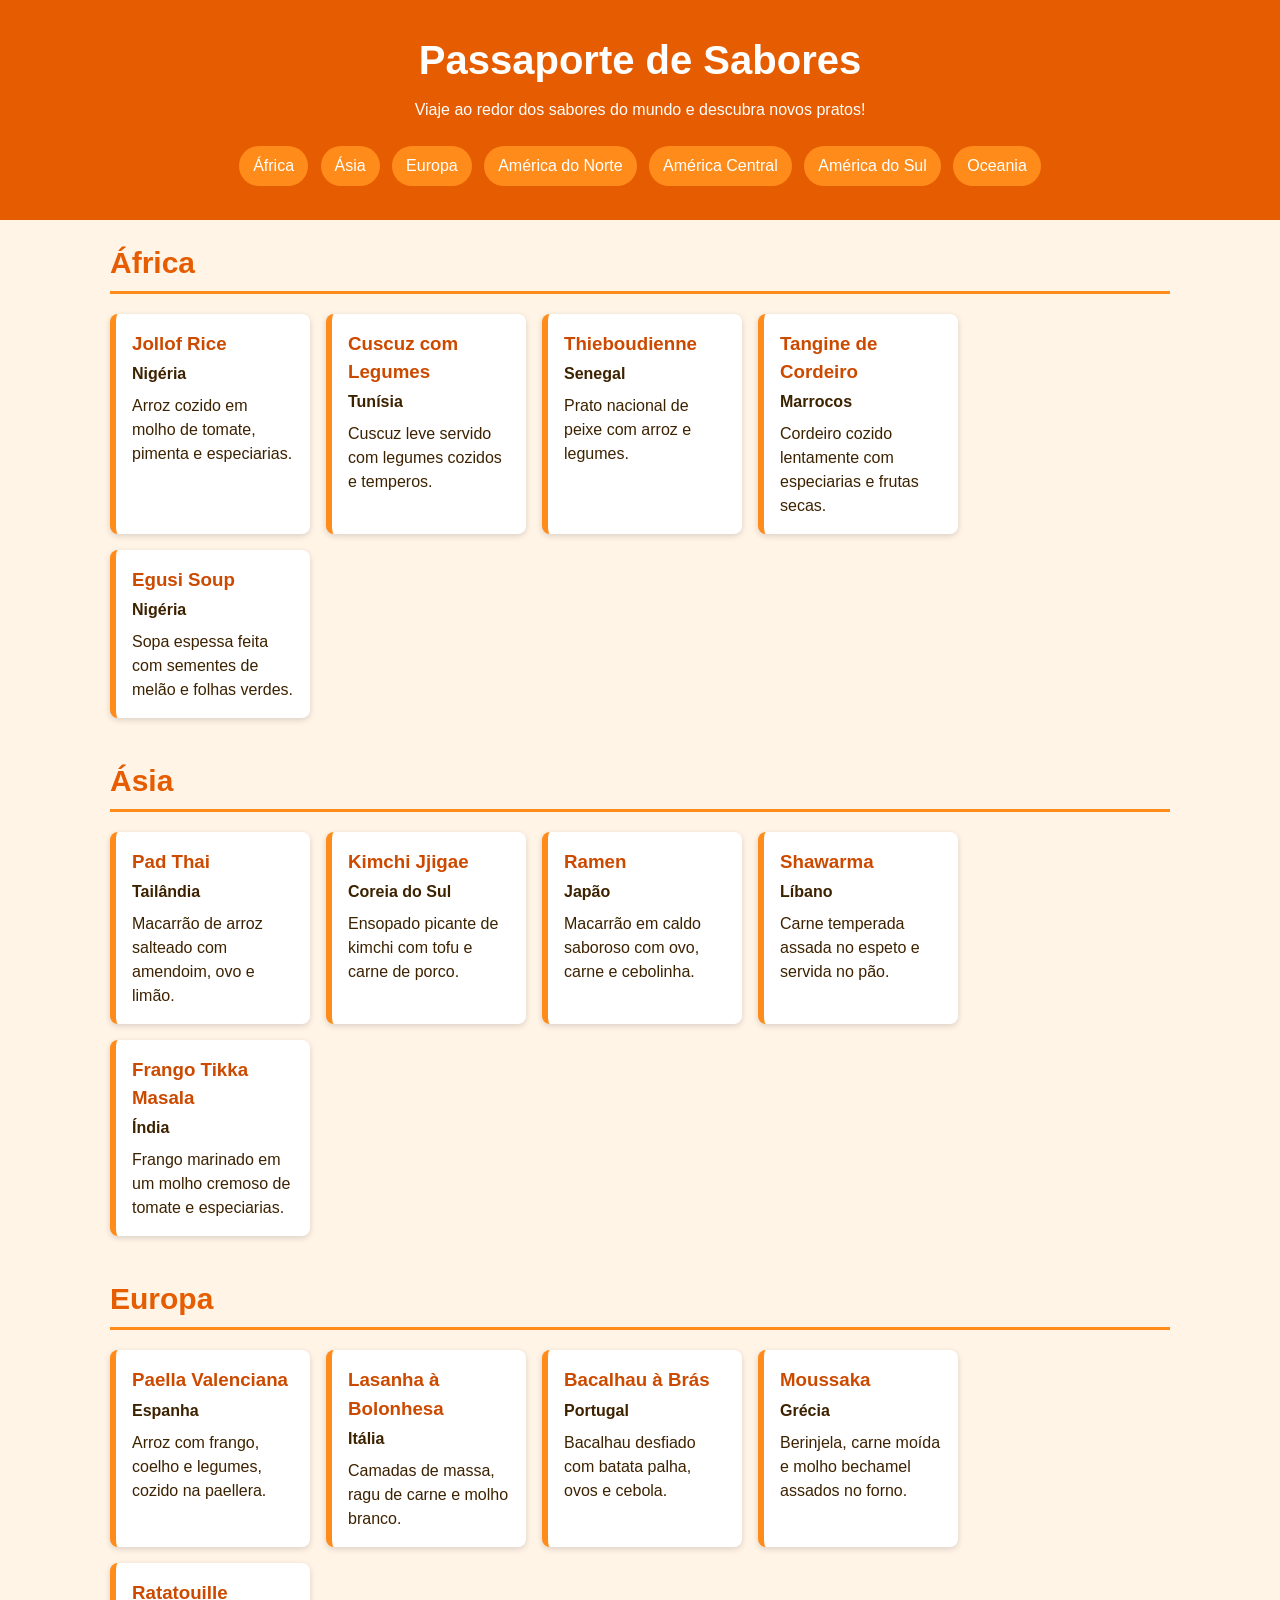
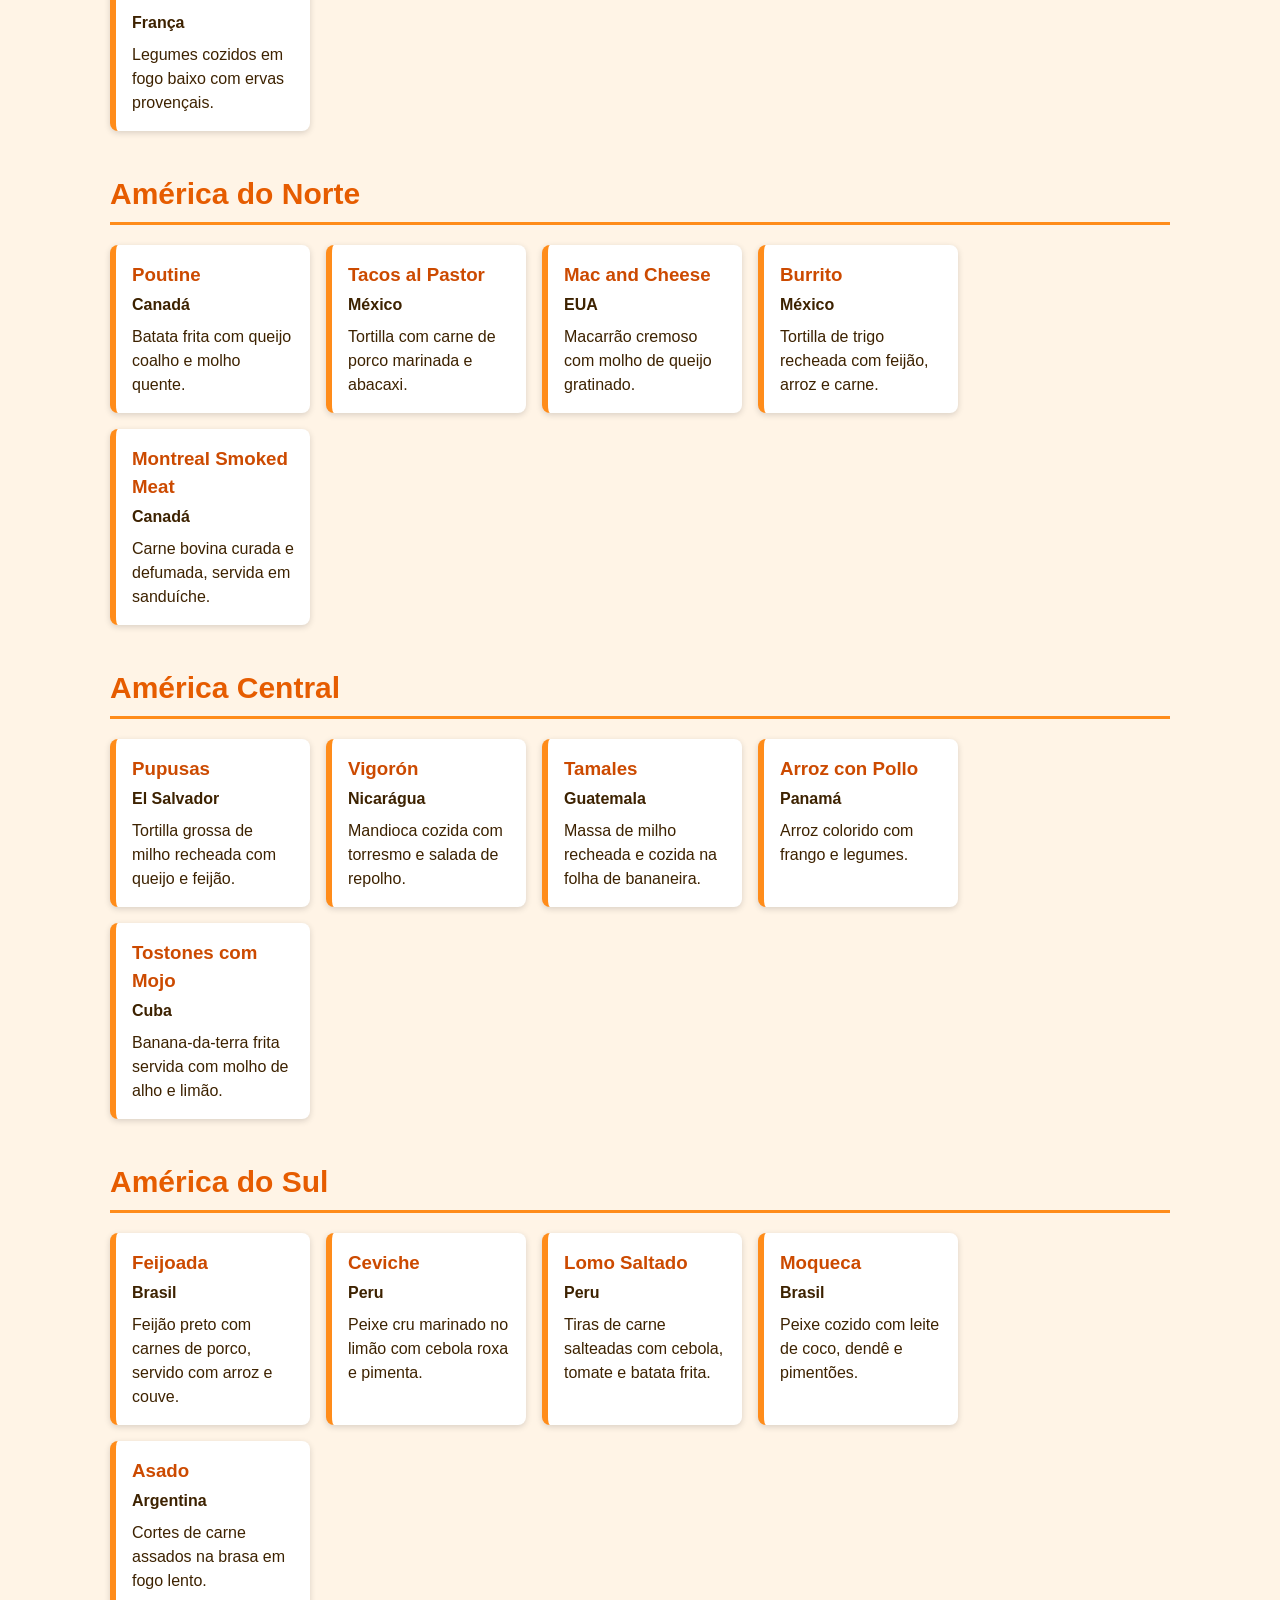
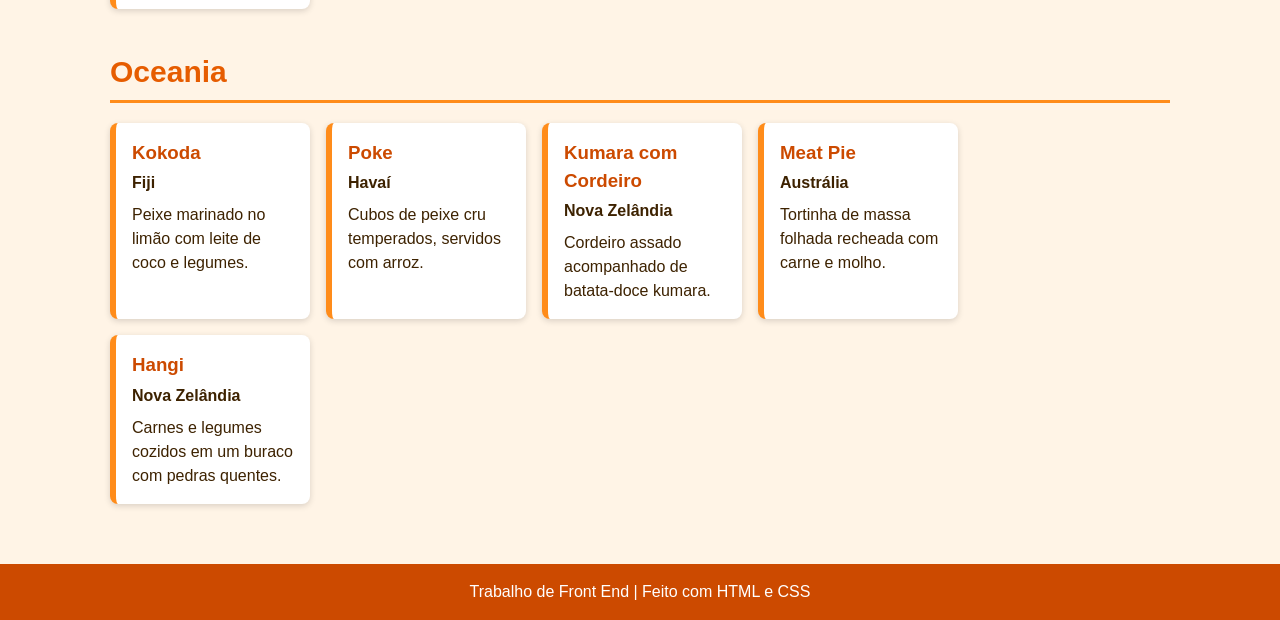
<file: index.html>
<!DOCTYPE html>
<html lang="pt-br">
<head>
  <meta charset="UTF-8">
  <meta name="viewport" content="width=device-width, initial-scale=1.0">
  <title>Passaporte de Sabores</title>
  <link rel="stylesheet" href="style.css">
</head>
<body>

  <!-- CABEÇALHO -->
  <header>
    <h1>Passaporte de Sabores</h1>
    <p>Viaje ao redor dos sabores do mundo e descubra novos pratos!</p>
    <nav>
      <a href="#africa">África</a>
      <a href="#asia">Ásia</a>
      <a href="#europa">Europa</a>
      <a href="#america-norte">América do Norte</a>
      <a href="#america-central">América Central</a>
      <a href="#america-sul">América do Sul</a>
      <a href="#oceania">Oceania</a>
    </nav>
  </header>

  <main>

    <!-- ÁFRICA -->
    <section id="africa">
      <h2>África</h2>
      <div class="lista">
        <article class="card">
          <h3>Jollof Rice</h3>
          <p class="pais"> Nigéria</p>
          <p>Arroz cozido em molho de tomate, pimenta e especiarias.</p>
        </article>
        <article class="card">
          <h3>Cuscuz com Legumes</h3>
          <p class="pais"> Tunísia</p>
          <p>Cuscuz leve servido com legumes cozidos e temperos.</p>
        </article>
        <article class="card">
          <h3>Thieboudienne</h3>
          <p class="pais"> Senegal</p>
          <p>Prato nacional de peixe com arroz e legumes.</p>
        </article>
        <article class="card">
          <h3>Tangine de Cordeiro</h3>
          <p class="pais"> Marrocos</p>
          <p>Cordeiro cozido lentamente com especiarias e frutas secas.</p>
        </article>
        <article class="card">
          <h3>Egusi Soup</h3>
          <p class="pais"> Nigéria</p>
          <p>Sopa espessa feita com sementes de melão e folhas verdes.</p>
        </article>
      </div>
    </section>

    <!-- ÁSIA -->
    <section id="asia">
      <h2>Ásia</h2>
      <div class="lista">
        <article class="card">
          <h3>Pad Thai</h3>
          <p class="pais"> Tailândia</p>
          <p>Macarrão de arroz salteado com amendoim, ovo e limão.</p>
        </article>
        <article class="card">
          <h3>Kimchi Jjigae</h3>
          <p class="pais"> Coreia do Sul</p>
          <p>Ensopado picante de kimchi com tofu e carne de porco.</p>
        </article>
        <article class="card">
          <h3>Ramen</h3>
          <p class="pais"> Japão</p>
          <p>Macarrão em caldo saboroso com ovo, carne e cebolinha.</p>
        </article>
        <article class="card">
          <h3>Shawarma</h3>
          <p class="pais"> Líbano</p>
          <p>Carne temperada assada no espeto e servida no pão.</p>
        </article>
        <article class="card">
          <h3>Frango Tikka Masala</h3>
          <p class="pais"> Índia</p>
          <p>Frango marinado em um molho cremoso de tomate e especiarias.</p>
        </article>
      </div>
    </section>

    <!-- EUROPA -->
    <section id="europa">
      <h2>Europa</h2>
      <div class="lista">
        <article class="card">
          <h3>Paella Valenciana</h3>
          <p class="pais"> Espanha</p>
          <p>Arroz com frango, coelho e legumes, cozido na paellera.</p>
        </article>
        <article class="card">
          <h3>Lasanha à Bolonhesa</h3>
          <p class="pais"> Itália</p>
          <p>Camadas de massa, ragu de carne e molho branco.</p>
        </article>
        <article class="card">
          <h3>Bacalhau à Brás</h3>
          <p class="pais"> Portugal</p>
          <p>Bacalhau desfiado com batata palha, ovos e cebola.</p>
        </article>
        <article class="card">
          <h3>Moussaka</h3>
          <p class="pais"> Grécia</p>
          <p>Berinjela, carne moída e molho bechamel assados no forno.</p>
        </article>
        <article class="card">
          <h3>Ratatouille</h3>
          <p class="pais"> França</p>
          <p>Legumes cozidos em fogo baixo com ervas provençais.</p>
        </article>
      </div>
    </section>

    <!-- AMÉRICA DO NORTE -->
    <section id="america-norte">
      <h2>América do Norte</h2>
      <div class="lista">
        <article class="card">
          <h3>Poutine</h3>
          <p class="pais"> Canadá</p>
          <p>Batata frita com queijo coalho e molho quente.</p>
        </article>
        <article class="card">
          <h3>Tacos al Pastor</h3>
          <p class="pais"> México</p>
          <p>Tortilla com carne de porco marinada e abacaxi.</p>
        </article>
        <article class="card">
          <h3>Mac and Cheese</h3>
          <p class="pais"> EUA</p>
          <p>Macarrão cremoso com molho de queijo gratinado.</p>
        </article>
        <article class="card">
          <h3>Burrito</h3>
          <p class="pais"> México</p>
          <p>Tortilla de trigo recheada com feijão, arroz e carne.</p>
        </article>
        <article class="card">
          <h3>Montreal Smoked Meat</h3>
          <p class="pais"> Canadá</p>
          <p>Carne bovina curada e defumada, servida em sanduíche.</p>
        </article>
      </div>
    </section>

    <!-- AMÉRICA CENTRAL -->
    <section id="america-central">
      <h2>América Central</h2>
      <div class="lista">
        <article class="card">
          <h3>Pupusas</h3>
          <p class="pais"> El Salvador</p>
          <p>Tortilla grossa de milho recheada com queijo e feijão.</p>
        </article>
        <article class="card">
          <h3>Vigorón</h3>
          <p class="pais"> Nicarágua</p>
          <p>Mandioca cozida com torresmo e salada de repolho.</p>
        </article>
        <article class="card">
          <h3>Tamales</h3>
          <p class="pais"> Guatemala</p>
          <p>Massa de milho recheada e cozida na folha de bananeira.</p>
        </article>
        <article class="card">
          <h3>Arroz con Pollo</h3>
          <p class="pais"> Panamá</p>
          <p>Arroz colorido com frango e legumes.</p>
        </article>
        <article class="card">
          <h3>Tostones com Mojo</h3>
          <p class="pais"> Cuba</p>
          <p>Banana-da-terra frita servida com molho de alho e limão.</p>
        </article>
      </div>
    </section>

    <!-- AMÉRICA DO SUL -->
    <section id="america-sul">
      <h2>América do Sul</h2>
      <div class="lista">
        <article class="card">
          <h3>Feijoada</h3>
          <p class="pais"> Brasil</p>
          <p>Feijão preto com carnes de porco, servido com arroz e couve.</p>
        </article>
        <article class="card">
          <h3>Ceviche</h3>
          <p class="pais"> Peru</p>
          <p>Peixe cru marinado no limão com cebola roxa e pimenta.</p>
        </article>
        <article class="card">
          <h3>Lomo Saltado</h3>
          <p class="pais"> Peru</p>
          <p>Tiras de carne salteadas com cebola, tomate e batata frita.</p>
        </article>
        <article class="card">
          <h3>Moqueca</h3>
          <p class="pais"> Brasil</p>
          <p>Peixe cozido com leite de coco, dendê e pimentões.</p>
        </article>
        <article class="card">
          <h3>Asado</h3>
          <p class="pais"> Argentina</p>
          <p>Cortes de carne assados na brasa em fogo lento.</p>
        </article>
      </div>
    </section>

    <!-- OCEANIA -->
    <section id="oceania">
      <h2>Oceania</h2>
      <div class="lista">
        <article class="card">
          <h3>Kokoda</h3>
          <p class="pais"> Fiji</p>
          <p>Peixe marinado no limão com leite de coco e legumes.</p>
        </article>
        <article class="card">
          <h3>Poke</h3>
          <p class="pais"> Havaí</p>
          <p>Cubos de peixe cru temperados, servidos com arroz.</p>
        </article>
        <article class="card">
          <h3>Kumara com Cordeiro</h3>
          <p class="pais"> Nova Zelândia</p>
          <p>Cordeiro assado acompanhado de batata-doce kumara.</p>
        </article>
        <article class="card">
          <h3>Meat Pie</h3>
          <p class="pais"> Austrália</p>
          <p>Tortinha de massa folhada recheada com carne e molho.</p>
        </article>
        <article class="card">
          <h3>Hangi</h3>
          <p class="pais"> Nova Zelândia</p>
          <p>Carnes e legumes cozidos em um buraco com pedras quentes.</p>
        </article>
      </div>
    </section>

  </main>

  <!-- RODAPÉ -->
  <footer>
    <p>Trabalho de Front End | Feito com HTML e CSS</p>
  </footer>

</body>
</html>
</file>
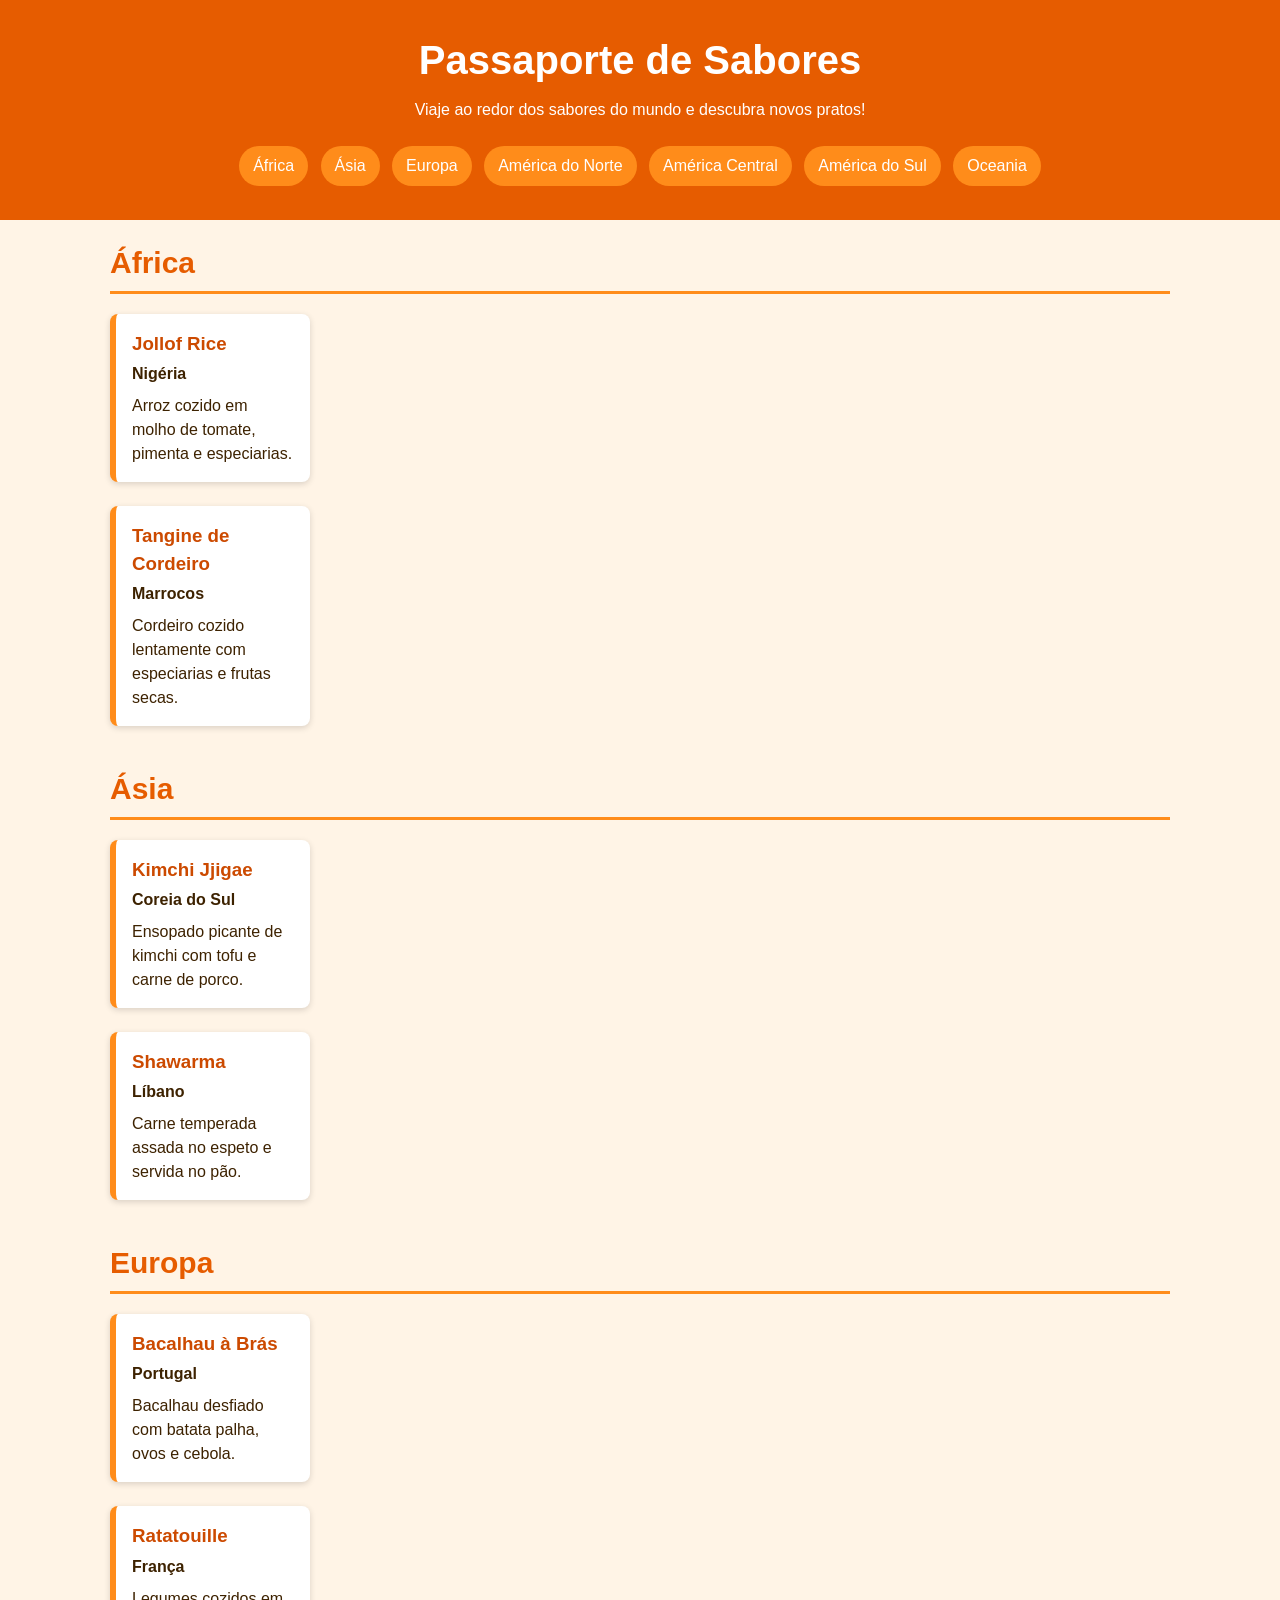
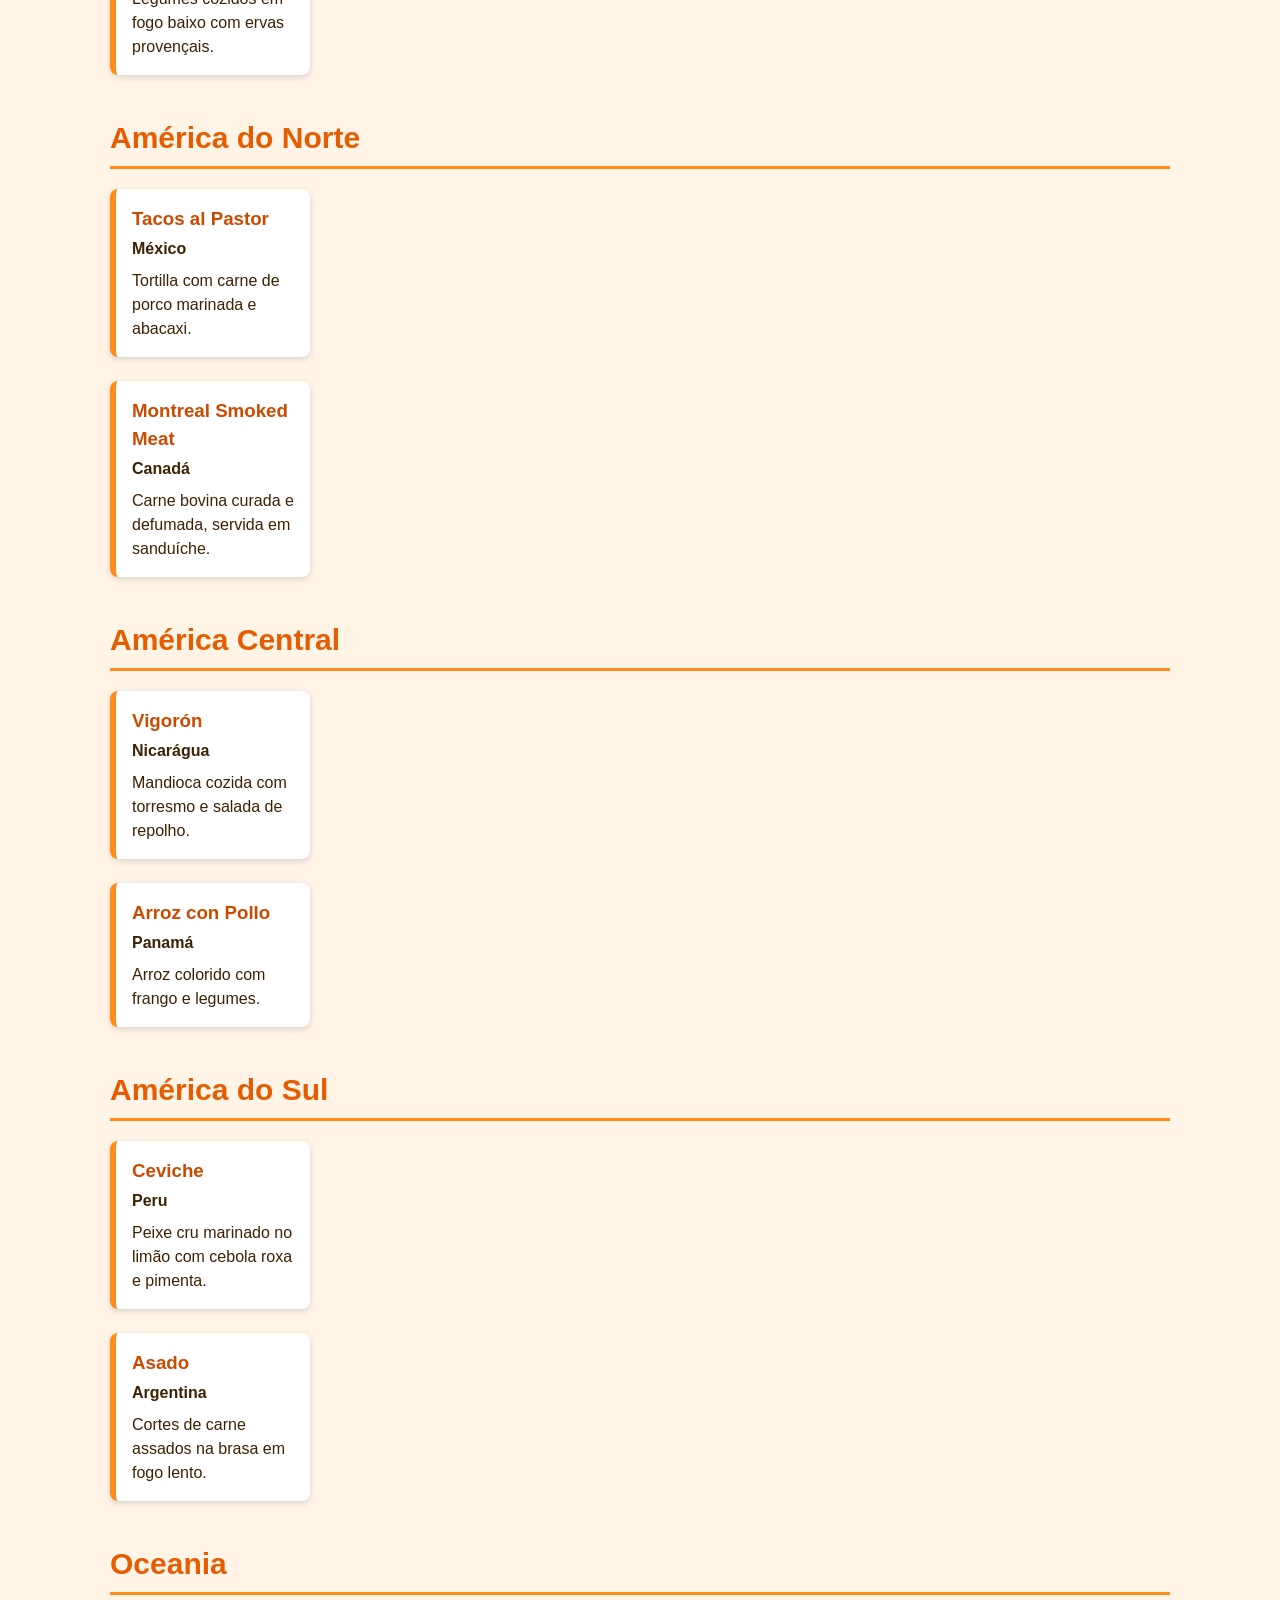
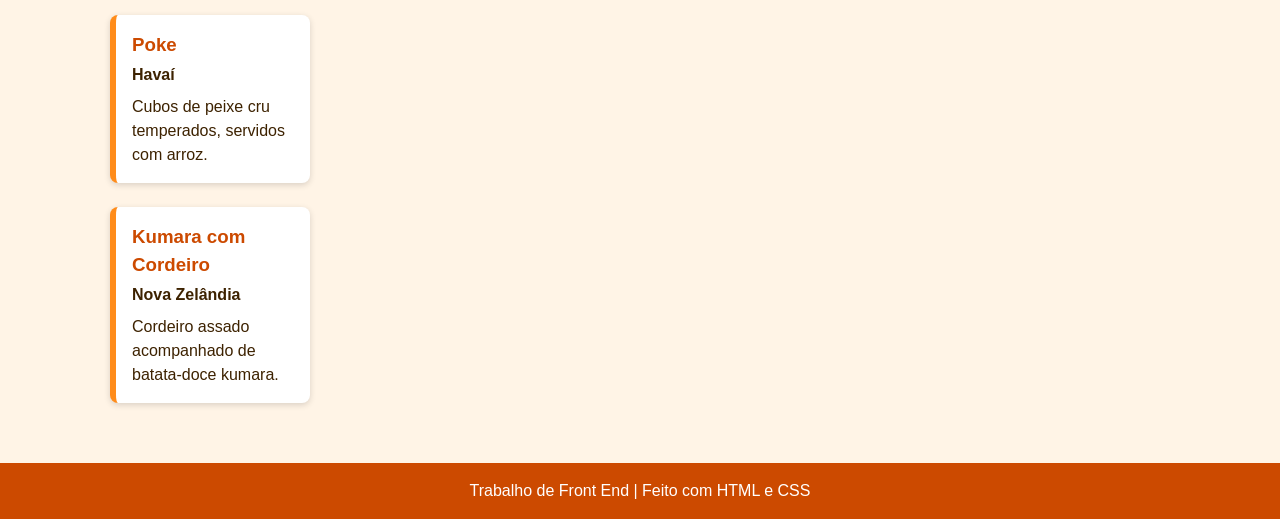
<file: Versao 1/index.html>
<!DOCTYPE html>
<html lang="pt-br">
<head>
  <meta charset="UTF-8">
  <meta name="viewport" content="width=device-width, initial-scale=1.0">
  <title>Passaporte de Sabores</title>
  <link rel="stylesheet" href="style.css">
</head>
<body>

  <!-- CABEÇALHO -->
  <header>
    <h1>Passaporte de Sabores</h1>
    <p>Viaje ao redor dos sabores do mundo e descubra novos pratos!</p>
    <nav>
      <a href="#africa">África</a>
      <a href="#asia">Ásia</a>
      <a href="#europa">Europa</a>
      <a href="#america-norte">América do Norte</a>
      <a href="#america-central">América Central</a>
      <a href="#america-sul">América do Sul</a>
      <a href="#oceania">Oceania</a>
    </nav>
  </header>

  <main>

    <!-- ÁFRICA -->
    <section id="africa">
      <h2>África</h2>
      <div class="lista">
        <article class="card">
          <h3>Jollof Rice</h3>
          <p class="pais"> Nigéria</p>
          <p>Arroz cozido em molho de tomate, pimenta e especiarias.</p>
        </article>
      </div>
      <br>
      <div class="lista">
        <article class="card">
          <h3>Tangine de Cordeiro</h3>
          <p class="pais"> Marrocos</p>
          <p>Cordeiro cozido lentamente com especiarias e frutas secas.</p>
        </article>
      </div>
    </section>

    <!-- ÁSIA -->
    <section id="asia">
      <h2>Ásia</h2>
      <div class="lista">
        <article class="card">
          <h3>Kimchi Jjigae</h3>
          <p class="pais"> Coreia do Sul</p>
          <p>Ensopado picante de kimchi com tofu e carne de porco.</p>
        </article>
        </div>
        <br>
        <div class="lista">
        <article class="card">
          <h3>Shawarma</h3>
          <p class="pais"> Líbano</p>
          <p>Carne temperada assada no espeto e servida no pão.</p>
        </article>
      </div>
    </section>

    <!-- EUROPA -->
    <section id="europa">
      <h2>Europa</h2>
      <div class="lista">
        <article class="card">
          <h3>Bacalhau à Brás</h3>
          <p class="pais"> Portugal</p>
          <p>Bacalhau desfiado com batata palha, ovos e cebola.</p>
        </article>
        </div>
        <br>
        <div class="lista">
        <article class="card">
          <h3>Ratatouille</h3>
          <p class="pais"> França</p>
          <p>Legumes cozidos em fogo baixo com ervas provençais.</p>
        </article>
      </div>
    </section>

    <!-- AMÉRICA DO NORTE -->
    <section id="america-norte">
      <h2>América do Norte</h2>
      <div class="lista">
        <article class="card">
          <h3>Tacos al Pastor</h3>
          <p class="pais"> México</p>
          <p>Tortilla com carne de porco marinada e abacaxi.</p>
        </article>
        </div>
        <br>
        <div class="lista">
        <article class="card">
          <h3>Montreal Smoked Meat</h3>
          <p class="pais"> Canadá</p>
          <p>Carne bovina curada e defumada, servida em sanduíche.</p>
        </article>
      </div>
    </section>

    <!-- AMÉRICA CENTRAL -->
    <section id="america-central">
      <h2>América Central</h2>
      <div class="lista">
        <article class="card">
          <h3>Vigorón</h3>
          <p class="pais"> Nicarágua</p>
          <p>Mandioca cozida com torresmo e salada de repolho.</p>
        </article>
        </div>
        <br>
        <div class="lista">
        <article class="card">
          <h3>Arroz con Pollo</h3>
          <p class="pais"> Panamá</p>
          <p>Arroz colorido com frango e legumes.</p>
        </article>
      </div>
    </section>

    <!-- AMÉRICA DO SUL -->
    <section id="america-sul">
      <h2>América do Sul</h2>
      <div class="lista">
        <article class="card">
          <h3>Ceviche</h3>
          <p class="pais"> Peru</p>
          <p>Peixe cru marinado no limão com cebola roxa e pimenta.</p>
        </article>
        </div>
        <br>
        <div class="lista">
        <article class="card">
          <h3>Asado</h3>
          <p class="pais"> Argentina</p>
          <p>Cortes de carne assados na brasa em fogo lento.</p>
        </article>
      </div>
    </section>

    <!-- OCEANIA -->
    <section id="oceania">
      <h2>Oceania</h2>
      <div class="lista">
        <article class="card">
          <h3>Poke</h3>
          <p class="pais"> Havaí</p>
          <p>Cubos de peixe cru temperados, servidos com arroz.</p>
        </article>
        </div>
        <br>
        <div class="lista">
        <article class="card">
          <h3>Kumara com Cordeiro</h3>
          <p class="pais"> Nova Zelândia</p>
          <p>Cordeiro assado acompanhado de batata-doce kumara.</p>
        </article>
      </div>
    </section>

  </main>

  <!-- RODAPÉ -->
  <footer>
    <p>Trabalho de Front End | Feito com HTML e CSS</p>
  </footer>

</body>
</html>
</file>
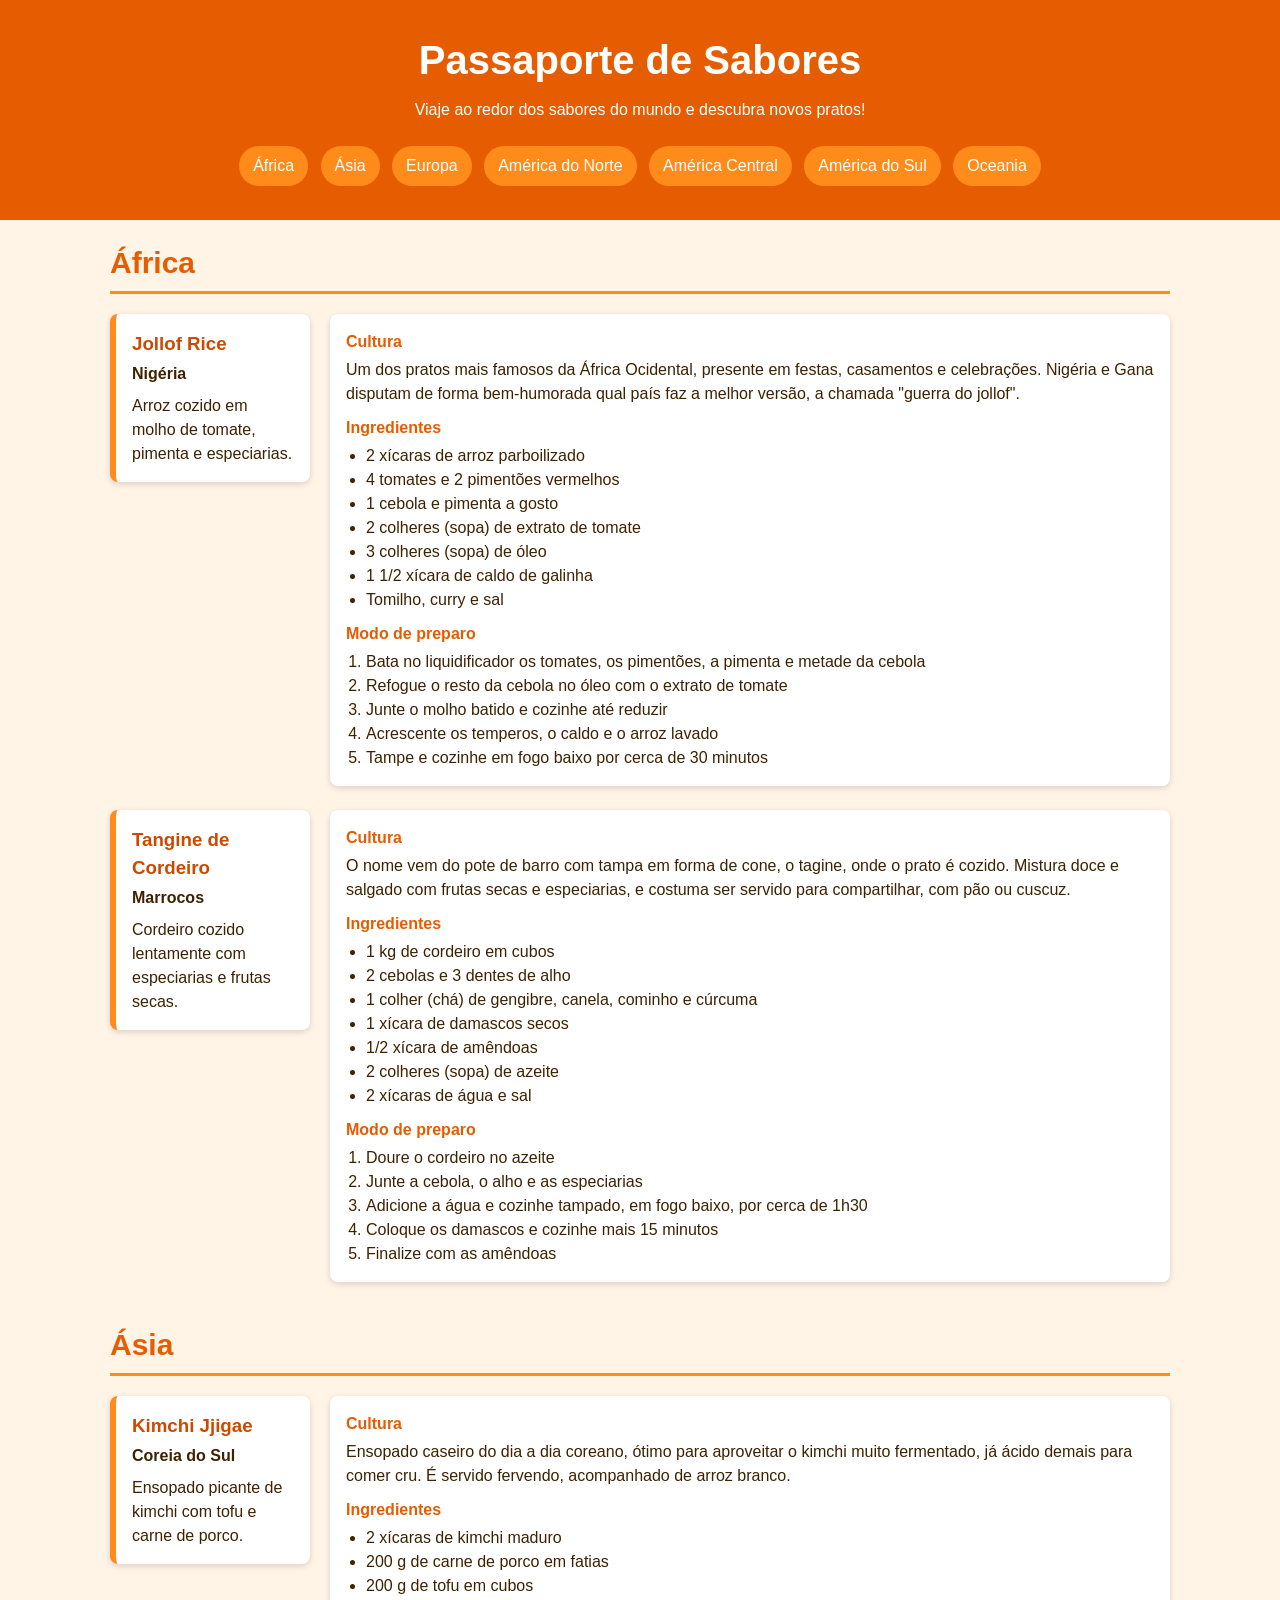
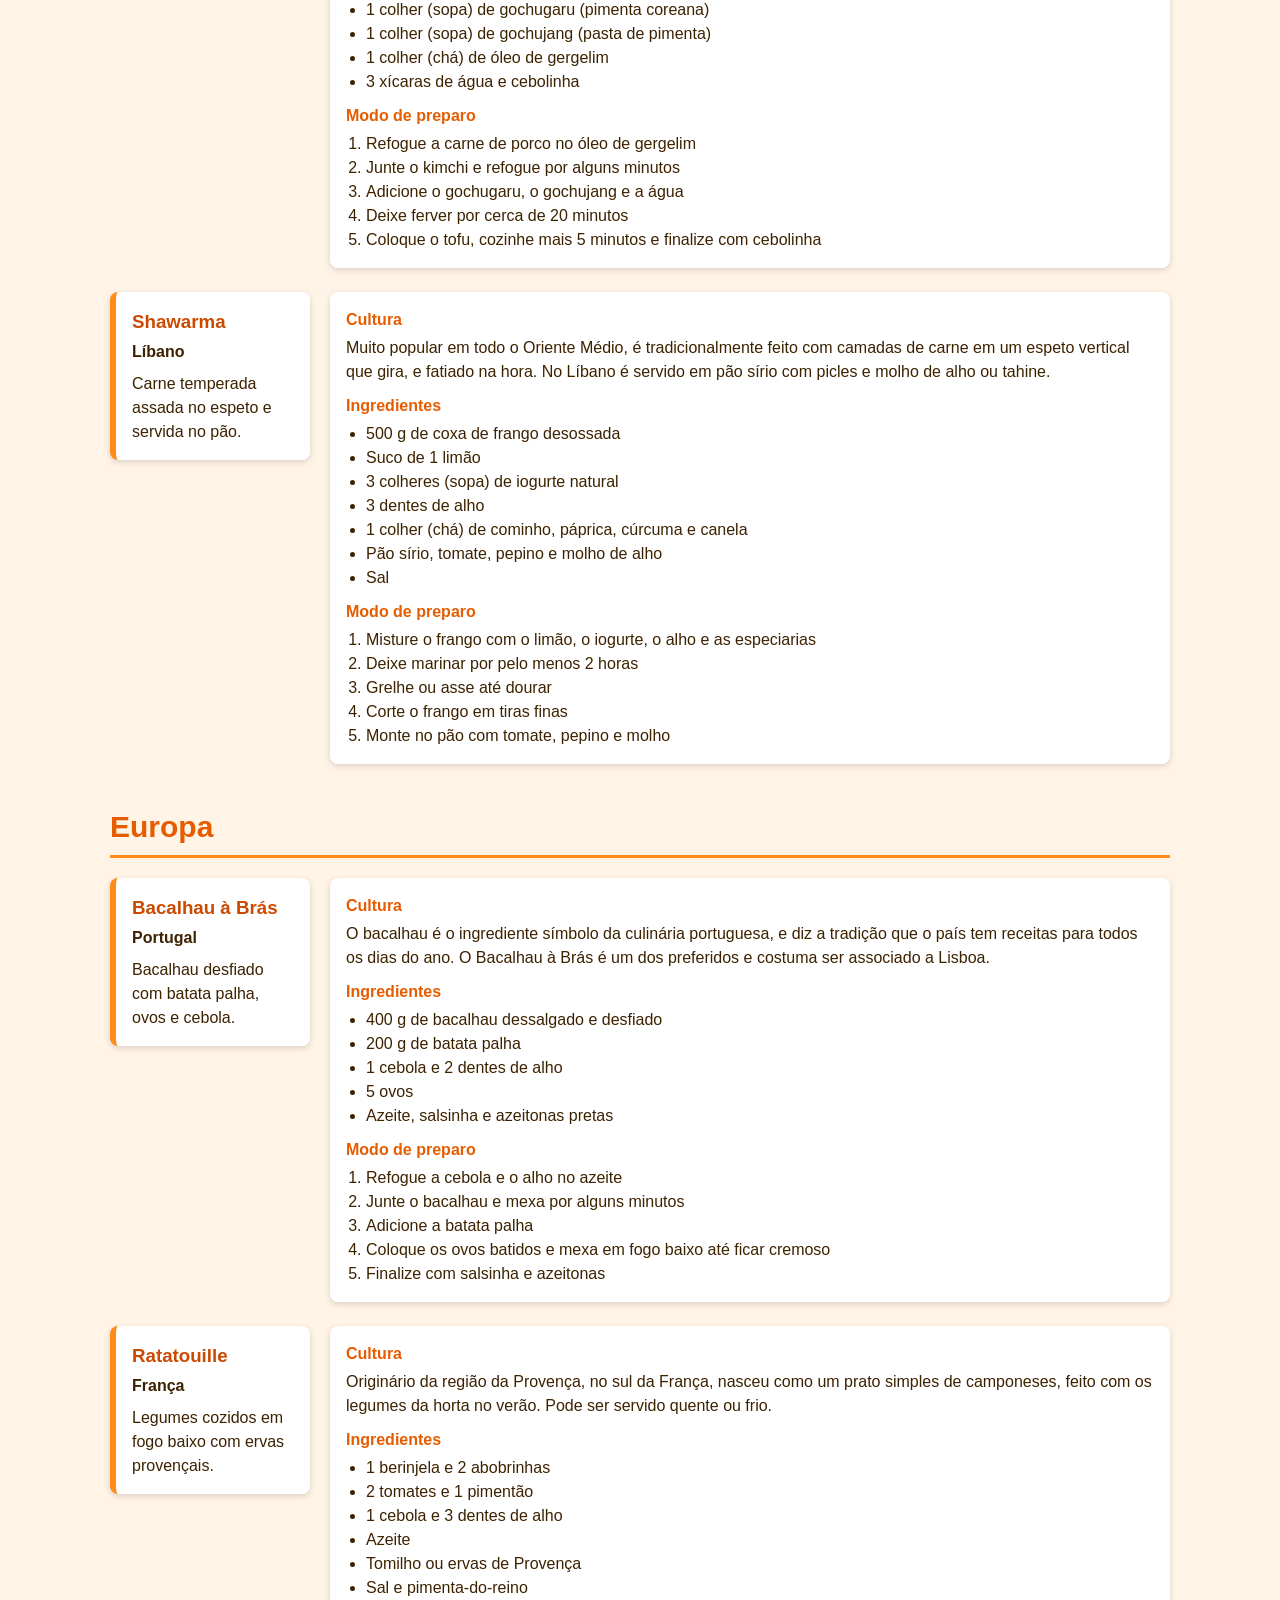
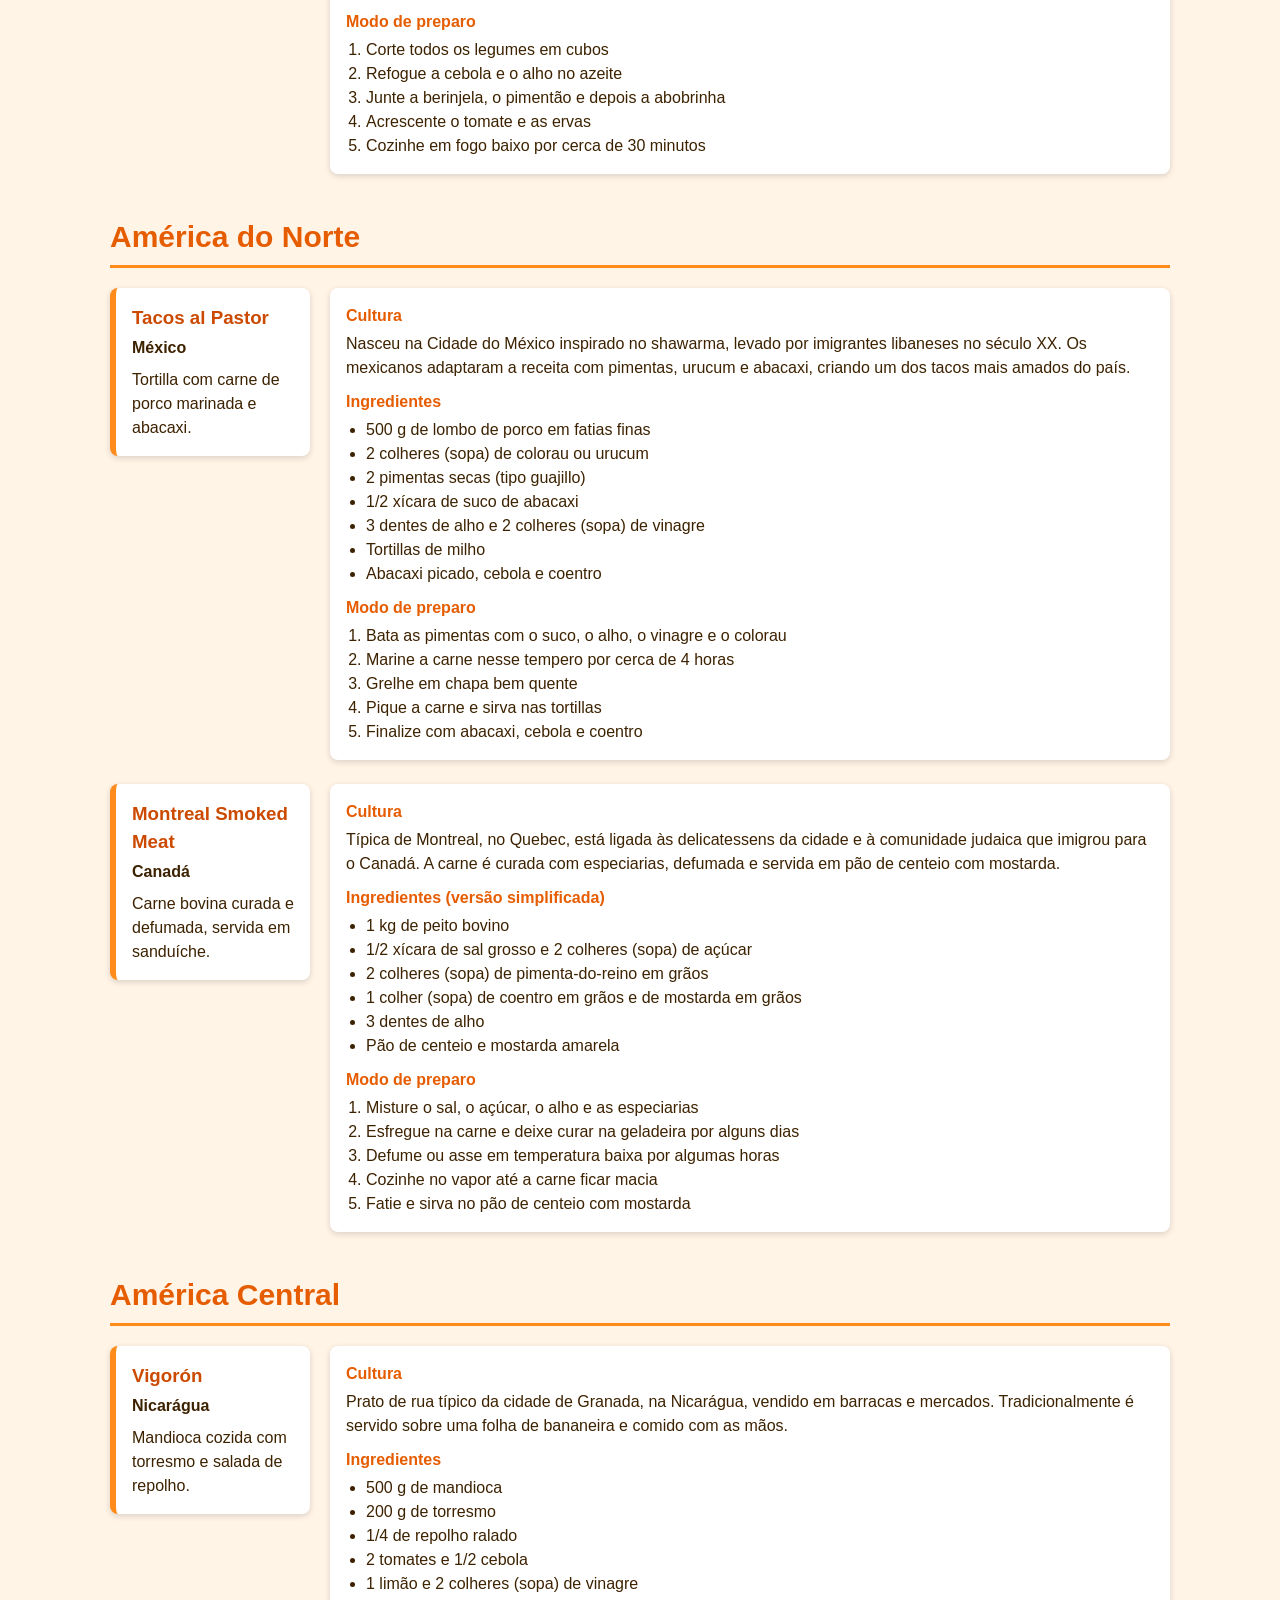
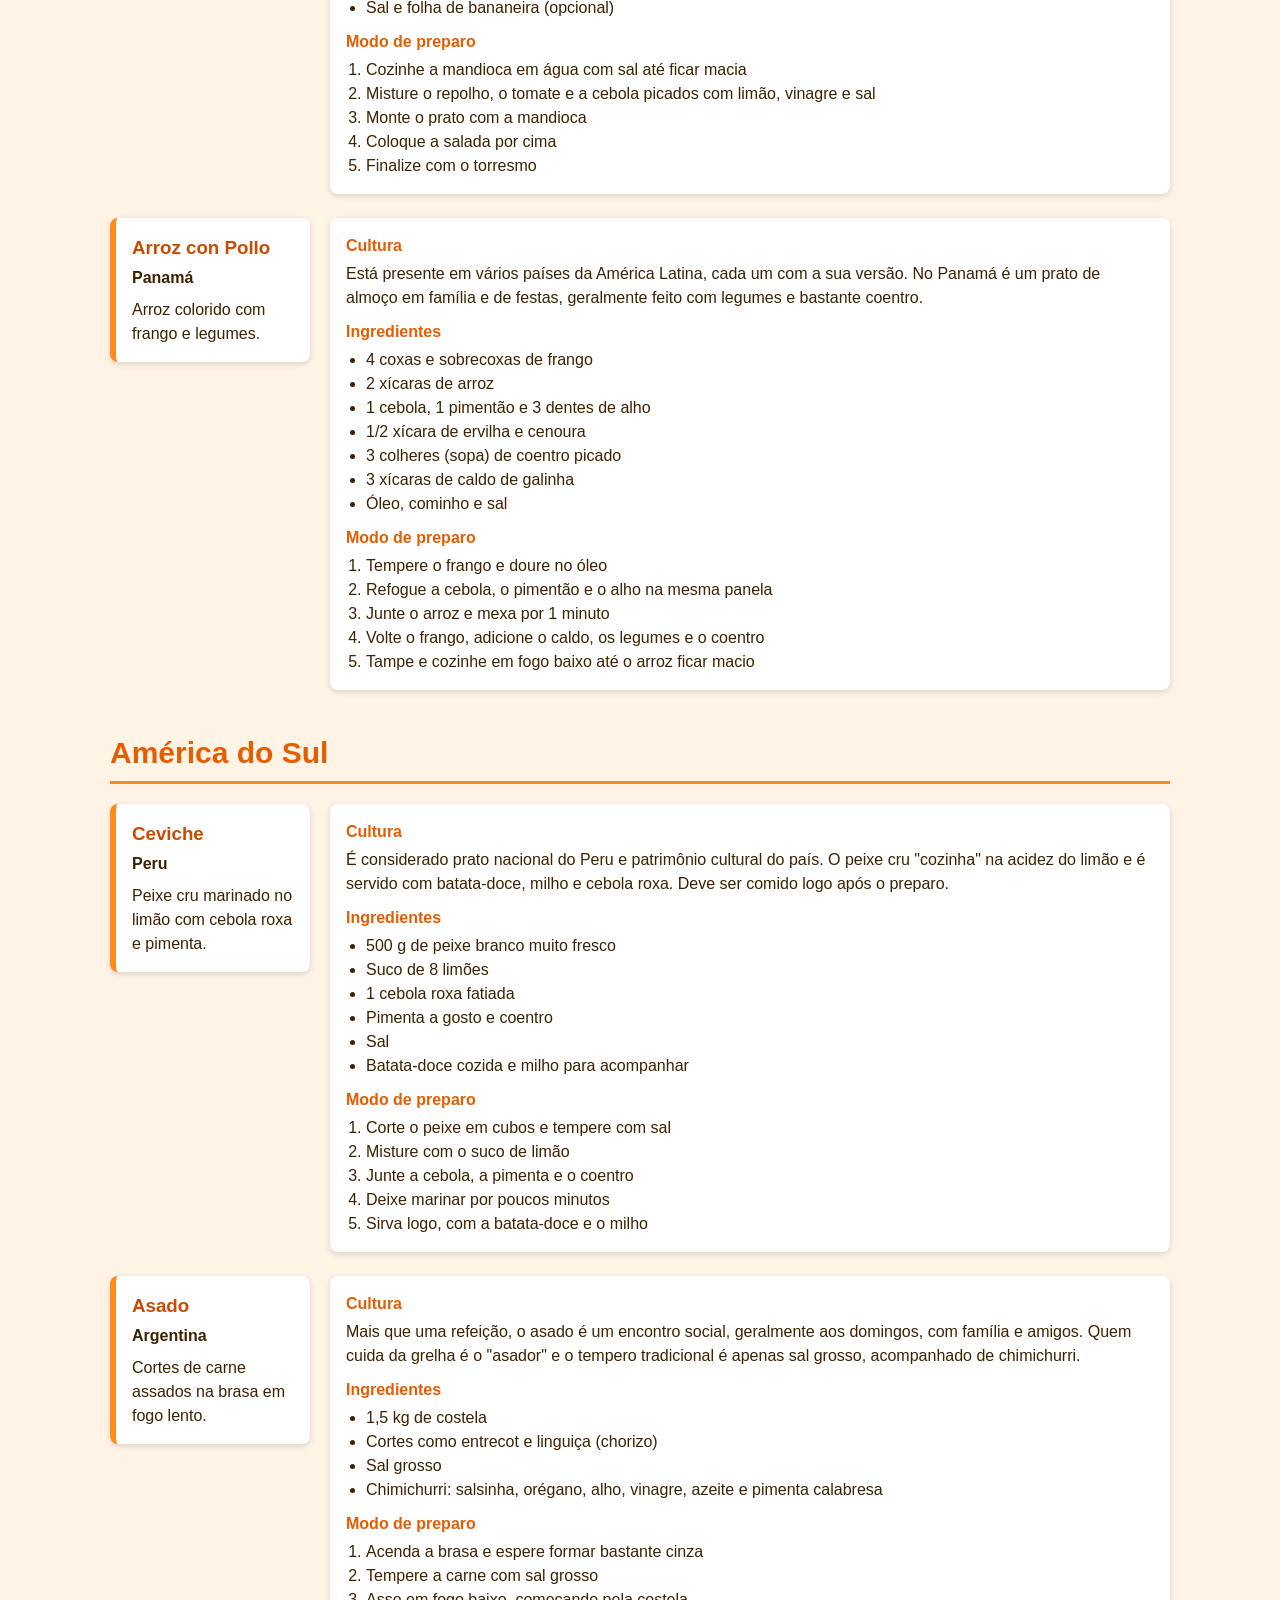
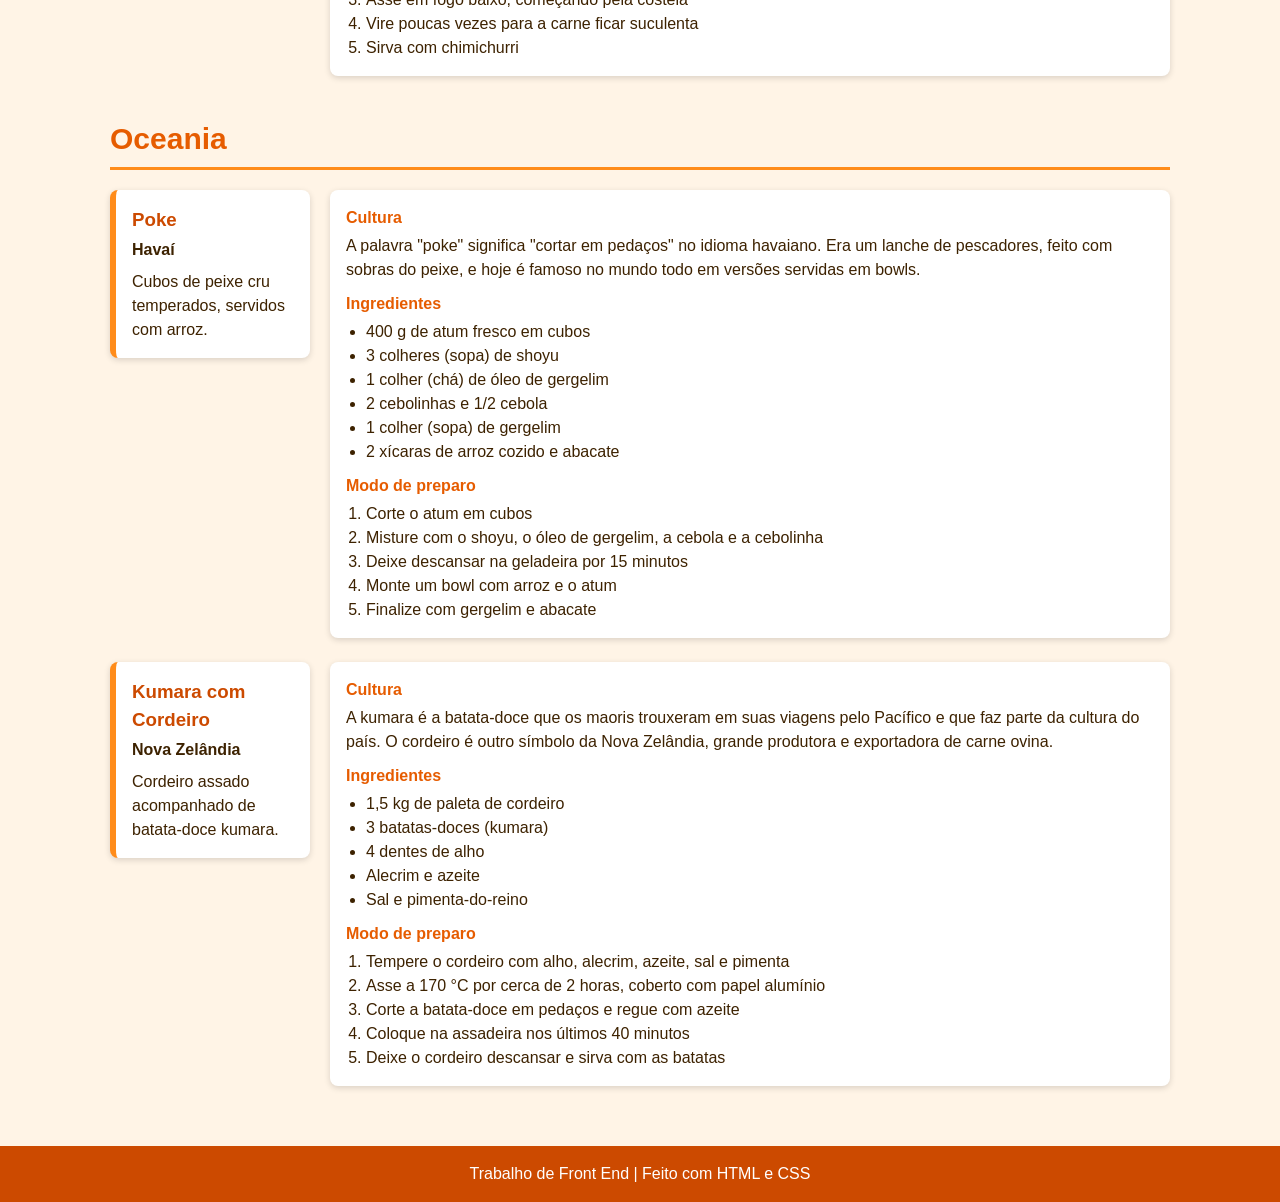
<file: Versao 2/index.html>
<!DOCTYPE html>
<html lang="pt-br">
<head>
  <meta charset="UTF-8">
  <meta name="viewport" content="width=device-width, initial-scale=1.0">
  <title>Passaporte de Sabores</title>
  <link rel="stylesheet" href="style.css">
</head>
<body>

  <!-- CABEÇALHO -->
  <header>
    <h1>Passaporte de Sabores</h1>
    <p>Viaje ao redor dos sabores do mundo e descubra novos pratos!</p>
    <nav>
      <a href="#africa">África</a>
      <a href="#asia">Ásia</a>
      <a href="#europa">Europa</a>
      <a href="#america-norte">América do Norte</a>
      <a href="#america-central">América Central</a>
      <a href="#america-sul">América do Sul</a>
      <a href="#oceania">Oceania</a>
    </nav>
  </header>

  <main>

    <!--
      MODELO DE UM PRATO (copie e cole para criar outros):

      <div class="prato">
        <article class="card">...</article>
        <div class="detalhes">
          <div class="imagem">...</div>
          <div class="texto">...</div>
        </div>
      </div>

      PARA COLOCAR A FOTO: apague o <span> dentro da div "imagem" e use
      <img src="img/nome-da-foto.jpg" alt="Descrição da foto">
    -->

    <!-- ÁFRICA -->
    <section id="africa">
      <h2>África</h2>

      <div class="prato">
        <article class="card">
          <h3>Jollof Rice</h3>
          <p class="pais"> Nigéria</p>
          <p>Arroz cozido em molho de tomate, pimenta e especiarias.</p>
        </article>
        <div class="detalhes">
          <div class="texto">
            <h4>Cultura</h4>
            <p>Um dos pratos mais famosos da África Ocidental, presente em festas, casamentos e celebrações. Nigéria e Gana disputam de forma bem-humorada qual país faz a melhor versão, a chamada "guerra do jollof".</p>
            <h4>Ingredientes</h4>
            <ul>
              <li>2 xícaras de arroz parboilizado</li>
              <li>4 tomates e 2 pimentões vermelhos</li>
              <li>1 cebola e pimenta a gosto</li>
              <li>2 colheres (sopa) de extrato de tomate</li>
              <li>3 colheres (sopa) de óleo</li>
              <li>1 1/2 xícara de caldo de galinha</li>
              <li>Tomilho, curry e sal</li>
            </ul>
            <h4>Modo de preparo</h4>
            <ol>
              <li>Bata no liquidificador os tomates, os pimentões, a pimenta e metade da cebola</li>
              <li>Refogue o resto da cebola no óleo com o extrato de tomate</li>
              <li>Junte o molho batido e cozinhe até reduzir</li>
              <li>Acrescente os temperos, o caldo e o arroz lavado</li>
              <li>Tampe e cozinhe em fogo baixo por cerca de 30 minutos</li>
            </ol>
          </div>
        </div>
      </div>

      <div class="prato">
        <article class="card">
          <h3>Tangine de Cordeiro</h3>
          <p class="pais"> Marrocos</p>
          <p>Cordeiro cozido lentamente com especiarias e frutas secas.</p>
        </article>
        <div class="detalhes">
          <div class="texto">
            <h4>Cultura</h4>
            <p>O nome vem do pote de barro com tampa em forma de cone, o tagine, onde o prato é cozido. Mistura doce e salgado com frutas secas e especiarias, e costuma ser servido para compartilhar, com pão ou cuscuz.</p>
            <h4>Ingredientes</h4>
            <ul>
              <li>1 kg de cordeiro em cubos</li>
              <li>2 cebolas e 3 dentes de alho</li>
              <li>1 colher (chá) de gengibre, canela, cominho e cúrcuma</li>
              <li>1 xícara de damascos secos</li>
              <li>1/2 xícara de amêndoas</li>
              <li>2 colheres (sopa) de azeite</li>
              <li>2 xícaras de água e sal</li>
            </ul>
            <h4>Modo de preparo</h4>
            <ol>
              <li>Doure o cordeiro no azeite</li>
              <li>Junte a cebola, o alho e as especiarias</li>
              <li>Adicione a água e cozinhe tampado, em fogo baixo, por cerca de 1h30</li>
              <li>Coloque os damascos e cozinhe mais 15 minutos</li>
              <li>Finalize com as amêndoas</li>
            </ol>
          </div>
        </div>
      </div>
    </section>

    <!-- ÁSIA -->
    <section id="asia">
      <h2>Ásia</h2>

      <div class="prato">
        <article class="card">
          <h3>Kimchi Jjigae</h3>
          <p class="pais"> Coreia do Sul</p>
          <p>Ensopado picante de kimchi com tofu e carne de porco.</p>
        </article>
        <div class="detalhes">
          <div class="texto">
            <h4>Cultura</h4>
            <p>Ensopado caseiro do dia a dia coreano, ótimo para aproveitar o kimchi muito fermentado, já ácido demais para comer cru. É servido fervendo, acompanhado de arroz branco.</p>
            <h4>Ingredientes</h4>
            <ul>
              <li>2 xícaras de kimchi maduro</li>
              <li>200 g de carne de porco em fatias</li>
              <li>200 g de tofu em cubos</li>
              <li>1 colher (sopa) de gochugaru (pimenta coreana)</li>
              <li>1 colher (sopa) de gochujang (pasta de pimenta)</li>
              <li>1 colher (chá) de óleo de gergelim</li>
              <li>3 xícaras de água e cebolinha</li>
            </ul>
            <h4>Modo de preparo</h4>
            <ol>
              <li>Refogue a carne de porco no óleo de gergelim</li>
              <li>Junte o kimchi e refogue por alguns minutos</li>
              <li>Adicione o gochugaru, o gochujang e a água</li>
              <li>Deixe ferver por cerca de 20 minutos</li>
              <li>Coloque o tofu, cozinhe mais 5 minutos e finalize com cebolinha</li>
            </ol>
          </div>
        </div>
      </div>

      <div class="prato">
        <article class="card">
          <h3>Shawarma</h3>
          <p class="pais"> Líbano</p>
          <p>Carne temperada assada no espeto e servida no pão.</p>
        </article>
        <div class="detalhes">
          <div class="texto">
            <h4>Cultura</h4>
            <p>Muito popular em todo o Oriente Médio, é tradicionalmente feito com camadas de carne em um espeto vertical que gira, e fatiado na hora. No Líbano é servido em pão sírio com picles e molho de alho ou tahine.</p>
            <h4>Ingredientes</h4>
            <ul>
              <li>500 g de coxa de frango desossada</li>
              <li>Suco de 1 limão</li>
              <li>3 colheres (sopa) de iogurte natural</li>
              <li>3 dentes de alho</li>
              <li>1 colher (chá) de cominho, páprica, cúrcuma e canela</li>
              <li>Pão sírio, tomate, pepino e molho de alho</li>
              <li>Sal</li>
            </ul>
            <h4>Modo de preparo</h4>
            <ol>
              <li>Misture o frango com o limão, o iogurte, o alho e as especiarias</li>
              <li>Deixe marinar por pelo menos 2 horas</li>
              <li>Grelhe ou asse até dourar</li>
              <li>Corte o frango em tiras finas</li>
              <li>Monte no pão com tomate, pepino e molho</li>
            </ol>
          </div>
        </div>
      </div>
    </section>

    <!-- EUROPA -->
    <section id="europa">
      <h2>Europa</h2>

      <div class="prato">
        <article class="card">
          <h3>Bacalhau à Brás</h3>
          <p class="pais"> Portugal</p>
          <p>Bacalhau desfiado com batata palha, ovos e cebola.</p>
        </article>
        <div class="detalhes">
          <div class="texto">
            <h4>Cultura</h4>
            <p>O bacalhau é o ingrediente símbolo da culinária portuguesa, e diz a tradição que o país tem receitas para todos os dias do ano. O Bacalhau à Brás é um dos preferidos e costuma ser associado a Lisboa.</p>
            <h4>Ingredientes</h4>
            <ul>
              <li>400 g de bacalhau dessalgado e desfiado</li>
              <li>200 g de batata palha</li>
              <li>1 cebola e 2 dentes de alho</li>
              <li>5 ovos</li>
              <li>Azeite, salsinha e azeitonas pretas</li>
            </ul>
            <h4>Modo de preparo</h4>
            <ol>
              <li>Refogue a cebola e o alho no azeite</li>
              <li>Junte o bacalhau e mexa por alguns minutos</li>
              <li>Adicione a batata palha</li>
              <li>Coloque os ovos batidos e mexa em fogo baixo até ficar cremoso</li>
              <li>Finalize com salsinha e azeitonas</li>
            </ol>
          </div>
        </div>
      </div>

      <div class="prato">
        <article class="card">
          <h3>Ratatouille</h3>
          <p class="pais"> França</p>
          <p>Legumes cozidos em fogo baixo com ervas provençais.</p>
        </article>
        <div class="detalhes">
          <div class="texto">
            <h4>Cultura</h4>
            <p>Originário da região da Provença, no sul da França, nasceu como um prato simples de camponeses, feito com os legumes da horta no verão. Pode ser servido quente ou frio.</p>
            <h4>Ingredientes</h4>
            <ul>
              <li>1 berinjela e 2 abobrinhas</li>
              <li>2 tomates e 1 pimentão</li>
              <li>1 cebola e 3 dentes de alho</li>
              <li>Azeite</li>
              <li>Tomilho ou ervas de Provença</li>
              <li>Sal e pimenta-do-reino</li>
            </ul>
            <h4>Modo de preparo</h4>
            <ol>
              <li>Corte todos os legumes em cubos</li>
              <li>Refogue a cebola e o alho no azeite</li>
              <li>Junte a berinjela, o pimentão e depois a abobrinha</li>
              <li>Acrescente o tomate e as ervas</li>
              <li>Cozinhe em fogo baixo por cerca de 30 minutos</li>
            </ol>
          </div>
        </div>
      </div>
    </section>

    <!-- AMÉRICA DO NORTE -->
    <section id="america-norte">
      <h2>América do Norte</h2>

      <div class="prato">
        <article class="card">
          <h3>Tacos al Pastor</h3>
          <p class="pais"> México</p>
          <p>Tortilla com carne de porco marinada e abacaxi.</p>
        </article>
        <div class="detalhes">
          <div class="texto">
            <h4>Cultura</h4>
            <p>Nasceu na Cidade do México inspirado no shawarma, levado por imigrantes libaneses no século XX. Os mexicanos adaptaram a receita com pimentas, urucum e abacaxi, criando um dos tacos mais amados do país.</p>
            <h4>Ingredientes</h4>
            <ul>
              <li>500 g de lombo de porco em fatias finas</li>
              <li>2 colheres (sopa) de colorau ou urucum</li>
              <li>2 pimentas secas (tipo guajillo)</li>
              <li>1/2 xícara de suco de abacaxi</li>
              <li>3 dentes de alho e 2 colheres (sopa) de vinagre</li>
              <li>Tortillas de milho</li>
              <li>Abacaxi picado, cebola e coentro</li>
            </ul>
            <h4>Modo de preparo</h4>
            <ol>
              <li>Bata as pimentas com o suco, o alho, o vinagre e o colorau</li>
              <li>Marine a carne nesse tempero por cerca de 4 horas</li>
              <li>Grelhe em chapa bem quente</li>
              <li>Pique a carne e sirva nas tortillas</li>
              <li>Finalize com abacaxi, cebola e coentro</li>
            </ol>
          </div>
        </div>
      </div>

      <div class="prato">
        <article class="card">
          <h3>Montreal Smoked Meat</h3>
          <p class="pais"> Canadá</p>
          <p>Carne bovina curada e defumada, servida em sanduíche.</p>
        </article>
        <div class="detalhes">
          <div class="texto">
            <h4>Cultura</h4>
            <p>Típica de Montreal, no Quebec, está ligada às delicatessens da cidade e à comunidade judaica que imigrou para o Canadá. A carne é curada com especiarias, defumada e servida em pão de centeio com mostarda.</p>
            <h4>Ingredientes (versão simplificada)</h4>
            <ul>
              <li>1 kg de peito bovino</li>
              <li>1/2 xícara de sal grosso e 2 colheres (sopa) de açúcar</li>
              <li>2 colheres (sopa) de pimenta-do-reino em grãos</li>
              <li>1 colher (sopa) de coentro em grãos e de mostarda em grãos</li>
              <li>3 dentes de alho</li>
              <li>Pão de centeio e mostarda amarela</li>
            </ul>
            <h4>Modo de preparo</h4>
            <ol>
              <li>Misture o sal, o açúcar, o alho e as especiarias</li>
              <li>Esfregue na carne e deixe curar na geladeira por alguns dias</li>
              <li>Defume ou asse em temperatura baixa por algumas horas</li>
              <li>Cozinhe no vapor até a carne ficar macia</li>
              <li>Fatie e sirva no pão de centeio com mostarda</li>
            </ol>
          </div>
        </div>
      </div>
    </section>

    <!-- AMÉRICA CENTRAL -->
    <section id="america-central">
      <h2>América Central</h2>

      <div class="prato">
        <article class="card">
          <h3>Vigorón</h3>
          <p class="pais"> Nicarágua</p>
          <p>Mandioca cozida com torresmo e salada de repolho.</p>
        </article>
        <div class="detalhes">
          <div class="texto">
            <h4>Cultura</h4>
            <p>Prato de rua típico da cidade de Granada, na Nicarágua, vendido em barracas e mercados. Tradicionalmente é servido sobre uma folha de bananeira e comido com as mãos.</p>
            <h4>Ingredientes</h4>
            <ul>
              <li>500 g de mandioca</li>
              <li>200 g de torresmo</li>
              <li>1/4 de repolho ralado</li>
              <li>2 tomates e 1/2 cebola</li>
              <li>1 limão e 2 colheres (sopa) de vinagre</li>
              <li>Sal e folha de bananeira (opcional)</li>
            </ul>
            <h4>Modo de preparo</h4>
            <ol>
              <li>Cozinhe a mandioca em água com sal até ficar macia</li>
              <li>Misture o repolho, o tomate e a cebola picados com limão, vinagre e sal</li>
              <li>Monte o prato com a mandioca</li>
              <li>Coloque a salada por cima</li>
              <li>Finalize com o torresmo</li>
            </ol>
          </div>
        </div>
      </div>

      <div class="prato">
        <article class="card">
          <h3>Arroz con Pollo</h3>
          <p class="pais"> Panamá</p>
          <p>Arroz colorido com frango e legumes.</p>
        </article>
        <div class="detalhes">
          <div class="texto">
            <h4>Cultura</h4>
            <p>Está presente em vários países da América Latina, cada um com a sua versão. No Panamá é um prato de almoço em família e de festas, geralmente feito com legumes e bastante coentro.</p>
            <h4>Ingredientes</h4>
            <ul>
              <li>4 coxas e sobrecoxas de frango</li>
              <li>2 xícaras de arroz</li>
              <li>1 cebola, 1 pimentão e 3 dentes de alho</li>
              <li>1/2 xícara de ervilha e cenoura</li>
              <li>3 colheres (sopa) de coentro picado</li>
              <li>3 xícaras de caldo de galinha</li>
              <li>Óleo, cominho e sal</li>
            </ul>
            <h4>Modo de preparo</h4>
            <ol>
              <li>Tempere o frango e doure no óleo</li>
              <li>Refogue a cebola, o pimentão e o alho na mesma panela</li>
              <li>Junte o arroz e mexa por 1 minuto</li>
              <li>Volte o frango, adicione o caldo, os legumes e o coentro</li>
              <li>Tampe e cozinhe em fogo baixo até o arroz ficar macio</li>
            </ol>
          </div>
        </div>
      </div>
    </section>

    <!-- AMÉRICA DO SUL -->
    <section id="america-sul">
      <h2>América do Sul</h2>

      <div class="prato">
        <article class="card">
          <h3>Ceviche</h3>
          <p class="pais"> Peru</p>
          <p>Peixe cru marinado no limão com cebola roxa e pimenta.</p>
        </article>
        <div class="detalhes">
          <div class="texto">
            <h4>Cultura</h4>
            <p>É considerado prato nacional do Peru e patrimônio cultural do país. O peixe cru "cozinha" na acidez do limão e é servido com batata-doce, milho e cebola roxa. Deve ser comido logo após o preparo.</p>
            <h4>Ingredientes</h4>
            <ul>
              <li>500 g de peixe branco muito fresco</li>
              <li>Suco de 8 limões</li>
              <li>1 cebola roxa fatiada</li>
              <li>Pimenta a gosto e coentro</li>
              <li>Sal</li>
              <li>Batata-doce cozida e milho para acompanhar</li>
            </ul>
            <h4>Modo de preparo</h4>
            <ol>
              <li>Corte o peixe em cubos e tempere com sal</li>
              <li>Misture com o suco de limão</li>
              <li>Junte a cebola, a pimenta e o coentro</li>
              <li>Deixe marinar por poucos minutos</li>
              <li>Sirva logo, com a batata-doce e o milho</li>
            </ol>
          </div>
        </div>
      </div>

      <div class="prato">
        <article class="card">
          <h3>Asado</h3>
          <p class="pais"> Argentina</p>
          <p>Cortes de carne assados na brasa em fogo lento.</p>
        </article>
        <div class="detalhes">
          <div class="texto">
            <h4>Cultura</h4>
            <p>Mais que uma refeição, o asado é um encontro social, geralmente aos domingos, com família e amigos. Quem cuida da grelha é o "asador" e o tempero tradicional é apenas sal grosso, acompanhado de chimichurri.</p>
            <h4>Ingredientes</h4>
            <ul>
              <li>1,5 kg de costela</li>
              <li>Cortes como entrecot e linguiça (chorizo)</li>
              <li>Sal grosso</li>
              <li>Chimichurri: salsinha, orégano, alho, vinagre, azeite e pimenta calabresa</li>
            </ul>
            <h4>Modo de preparo</h4>
            <ol>
              <li>Acenda a brasa e espere formar bastante cinza</li>
              <li>Tempere a carne com sal grosso</li>
              <li>Asse em fogo baixo, começando pela costela</li>
              <li>Vire poucas vezes para a carne ficar suculenta</li>
              <li>Sirva com chimichurri</li>
            </ol>
          </div>
        </div>
      </div>
    </section>

    <!-- OCEANIA -->
    <section id="oceania">
      <h2>Oceania</h2>

      <div class="prato">
        <article class="card">
          <h3>Poke</h3>
          <p class="pais"> Havaí</p>
          <p>Cubos de peixe cru temperados, servidos com arroz.</p>
        </article>
        <div class="detalhes">
          <div class="texto">
            <h4>Cultura</h4>
            <p>A palavra "poke" significa "cortar em pedaços" no idioma havaiano. Era um lanche de pescadores, feito com sobras do peixe, e hoje é famoso no mundo todo em versões servidas em bowls.</p>
            <h4>Ingredientes</h4>
            <ul>
              <li>400 g de atum fresco em cubos</li>
              <li>3 colheres (sopa) de shoyu</li>
              <li>1 colher (chá) de óleo de gergelim</li>
              <li>2 cebolinhas e 1/2 cebola</li>
              <li>1 colher (sopa) de gergelim</li>
              <li>2 xícaras de arroz cozido e abacate</li>
            </ul>
            <h4>Modo de preparo</h4>
            <ol>
              <li>Corte o atum em cubos</li>
              <li>Misture com o shoyu, o óleo de gergelim, a cebola e a cebolinha</li>
              <li>Deixe descansar na geladeira por 15 minutos</li>
              <li>Monte um bowl com arroz e o atum</li>
              <li>Finalize com gergelim e abacate</li>
            </ol>
          </div>
        </div>
      </div>

      <div class="prato">
        <article class="card">
          <h3>Kumara com Cordeiro</h3>
          <p class="pais"> Nova Zelândia</p>
          <p>Cordeiro assado acompanhado de batata-doce kumara.</p>
        </article>
        <div class="detalhes">
          <div class="texto">
            <h4>Cultura</h4>
            <p>A kumara é a batata-doce que os maoris trouxeram em suas viagens pelo Pacífico e que faz parte da cultura do país. O cordeiro é outro símbolo da Nova Zelândia, grande produtora e exportadora de carne ovina.</p>
            <h4>Ingredientes</h4>
            <ul>
              <li>1,5 kg de paleta de cordeiro</li>
              <li>3 batatas-doces (kumara)</li>
              <li>4 dentes de alho</li>
              <li>Alecrim e azeite</li>
              <li>Sal e pimenta-do-reino</li>
            </ul>
            <h4>Modo de preparo</h4>
            <ol>
              <li>Tempere o cordeiro com alho, alecrim, azeite, sal e pimenta</li>
              <li>Asse a 170 °C por cerca de 2 horas, coberto com papel alumínio</li>
              <li>Corte a batata-doce em pedaços e regue com azeite</li>
              <li>Coloque na assadeira nos últimos 40 minutos</li>
              <li>Deixe o cordeiro descansar e sirva com as batatas</li>
            </ol>
          </div>
        </div>
      </div>
    </section>

  </main>

  <!-- RODAPÉ -->
  <footer>
    <p>Trabalho de Front End | Feito com HTML e CSS</p>
  </footer>

</body>
</html>
</file>
<file: style.css>
/* ===== RESET BÁSICO ===== */
* {
  margin: 0;
  padding: 0;
  box-sizing: border-box;
}

/* ===== CORPO ===== */
body {
  font-family: Arial, sans-serif;
  background-color: #fff4e6;
  color: #3d2200;
  line-height: 1.5;
}

/* ===== CABEÇALHO ===== */
header {
  background-color: #e65c00;
  color: white;
  text-align: center;
  padding: 30px 20px;
}

header h1 {
  font-size: 40px;
  margin-bottom: 8px;
}

header p {
  margin-bottom: 20px;
}

/* ===== MENU ===== */
nav a {
  display: inline-block;
  color: white;
  text-decoration: none;
  background-color: #ff8c1a;
  padding: 8px 14px;
  margin: 4px;
  border-radius: 20px;
}

nav a:hover {
  background-color: #ffb366;
  color: #3d2200;
}

/* ===== SEÇÕES ===== */
main {
  max-width: 1100px;
  margin: 0 auto;
  padding: 20px;
}

section {
  margin-bottom: 40px;
}

section h2 {
  color: #e65c00;
  font-size: 30px;
  border-bottom: 3px solid #ff8c1a;
  padding-bottom: 6px;
  margin-bottom: 20px;
}

/* ===== LISTA DE CARDS ===== */
.lista {
  display: flex;
  flex-wrap: wrap;
  gap: 16px;
}

/* ===== CARD ===== */
.card {
  background-color: white;
  border-left: 6px solid #ff8c1a;
  border-radius: 8px;
  padding: 16px;
  width: 200px;
  box-shadow: 0 2px 6px rgba(0, 0, 0, 0.15);
}

.card:hover {
  background-color: #ffe0c2;
}

.card h3 {
  color: #cc4a00;
  margin-bottom: 4px;
}

.pais {
  font-weight: bold;
  margin-bottom: 8px;
}

/* ===== RODAPÉ ===== */
footer {
  background-color: #cc4a00;
  color: white;
  text-align: center;
  padding: 16px;
}
</file>
<file: Versao 1/style.css>
/* ===== RESET BÁSICO ===== */
* {
  margin: 0;
  padding: 0;
  box-sizing: border-box;
}

/* ===== CORPO ===== */
body {
  font-family: Arial, sans-serif;
  background-color: #fff4e6;
  color: #3d2200;
  line-height: 1.5;
}

/* ===== CABEÇALHO ===== */
header {
  background-color: #e65c00;
  color: white;
  text-align: center;
  padding: 30px 20px;
}

header h1 {
  font-size: 40px;
  margin-bottom: 8px;
}

header p {
  margin-bottom: 20px;
}

/* ===== MENU ===== */
nav a {
  display: inline-block;
  color: white;
  text-decoration: none;
  background-color: #ff8c1a;
  padding: 8px 14px;
  margin: 4px;
  border-radius: 20px;
}

nav a:hover {
  background-color: #ffb366;
  color: #3d2200;
}

/* ===== SEÇÕES ===== */
main {
  max-width: 1100px;
  margin: 0 auto;
  padding: 20px;
}

section {
  margin-bottom: 40px;
}

section h2 {
  color: #e65c00;
  font-size: 30px;
  border-bottom: 3px solid #ff8c1a;
  padding-bottom: 6px;
  margin-bottom: 20px;
}

/* ===== LISTA DE CARDS ===== */
.lista {
  display: flex;
  flex-wrap: wrap;
  gap: 16px;
}

/* ===== CARD ===== */
.card {
  background-color: white;
  border-left: 6px solid #ff8c1a;
  border-radius: 8px;
  padding: 16px;
  width: 200px;
  box-shadow: 0 2px 6px rgba(0, 0, 0, 0.15);
}

.card:hover {
  background-color: #ffe0c2;
}

.card h3 {
  color: #cc4a00;
  margin-bottom: 4px;
}

.pais {
  font-weight: bold;
  margin-bottom: 8px;
}

/* ===== RODAPÉ ===== */
footer {
  background-color: #cc4a00;
  color: white;
  text-align: center;
  padding: 16px;
}
</file>
<file: Versao 2/style.css>
/* ===== RESET BÁSICO ===== */
* {
  margin: 0;
  padding: 0;
  box-sizing: border-box;
}

/* ===== CORPO ===== */
body {
  font-family: Arial, sans-serif;
  background-color: #fff4e6;
  color: #3d2200;
  line-height: 1.5;
}

/* ===== CABEÇALHO ===== */
header {
  background-color: #e65c00;
  color: white;
  text-align: center;
  padding: 30px 20px;
}

header h1 {
  font-size: 40px;
  margin-bottom: 8px;
}

header p {
  margin-bottom: 20px;
}

/* ===== MENU ===== */
nav a {
  display: inline-block;
  color: white;
  text-decoration: none;
  background-color: #ff8c1a;
  padding: 8px 14px;
  margin: 4px;
  border-radius: 20px;
}

nav a:hover {
  background-color: #ffb366;
  color: #3d2200;
}

/* ===== SEÇÕES ===== */
main {
  max-width: 1100px;
  margin: 0 auto;
  padding: 20px;
}

section {
  margin-bottom: 40px;
}

section h2 {
  color: #e65c00;
  font-size: 30px;
  border-bottom: 3px solid #ff8c1a;
  padding-bottom: 6px;
  margin-bottom: 20px;
}

/* ===== PRATO (card + detalhes lado a lado) ===== */
.prato {
  display: flex;
  flex-wrap: wrap;
  align-items: flex-start;
  gap: 20px;
  margin-bottom: 24px;
}

/* ===== CARD ===== */
.card {
  background-color: white;
  border-left: 6px solid #ff8c1a;
  border-radius: 8px;
  padding: 16px;
  width: 200px;
  box-shadow: 0 2px 6px rgba(0, 0, 0, 0.15);
}

.card:hover {
  background-color: #ffe0c2;
}

.card h3 {
  color: #cc4a00;
  margin-bottom: 4px;
}

.pais {
  font-weight: bold;
  margin-bottom: 8px;
}

/* ===== DETALHES (ao lado do card) ===== */
.detalhes {
  flex: 1;
  min-width: 300px;
  display: flex;
  flex-wrap: wrap;
  gap: 16px;
  background-color: white;
  border-radius: 8px;
  padding: 16px;
  box-shadow: 0 2px 6px rgba(0, 0, 0, 0.15);
}

/* Espaço para a imagem do prato */
.imagem {
  width: 220px;
  height: 160px;
  background-color: #ffe0c2;
  border: 2px dashed #ff8c1a;
  border-radius: 8px;
  display: flex;
  align-items: center;
  justify-content: center;
  color: #cc4a00;
  font-size: 14px;
  text-align: center;
  overflow: hidden;
}

/* Quando colocar a foto de verdade */
.imagem img {
  width: 100%;
  height: 100%;
  object-fit: cover;
}

.texto {
  flex: 1;
  min-width: 240px;
}

.texto h4 {
  color: #e65c00;
  margin-top: 10px;
  margin-bottom: 4px;
}

.texto h4:first-child {
  margin-top: 0;
}

.texto ul,
.texto ol {
  padding-left: 20px;
}

/* ===== RODAPÉ ===== */
footer {
  background-color: #cc4a00;
  color: white;
  text-align: center;
  padding: 16px;
}
</file>
